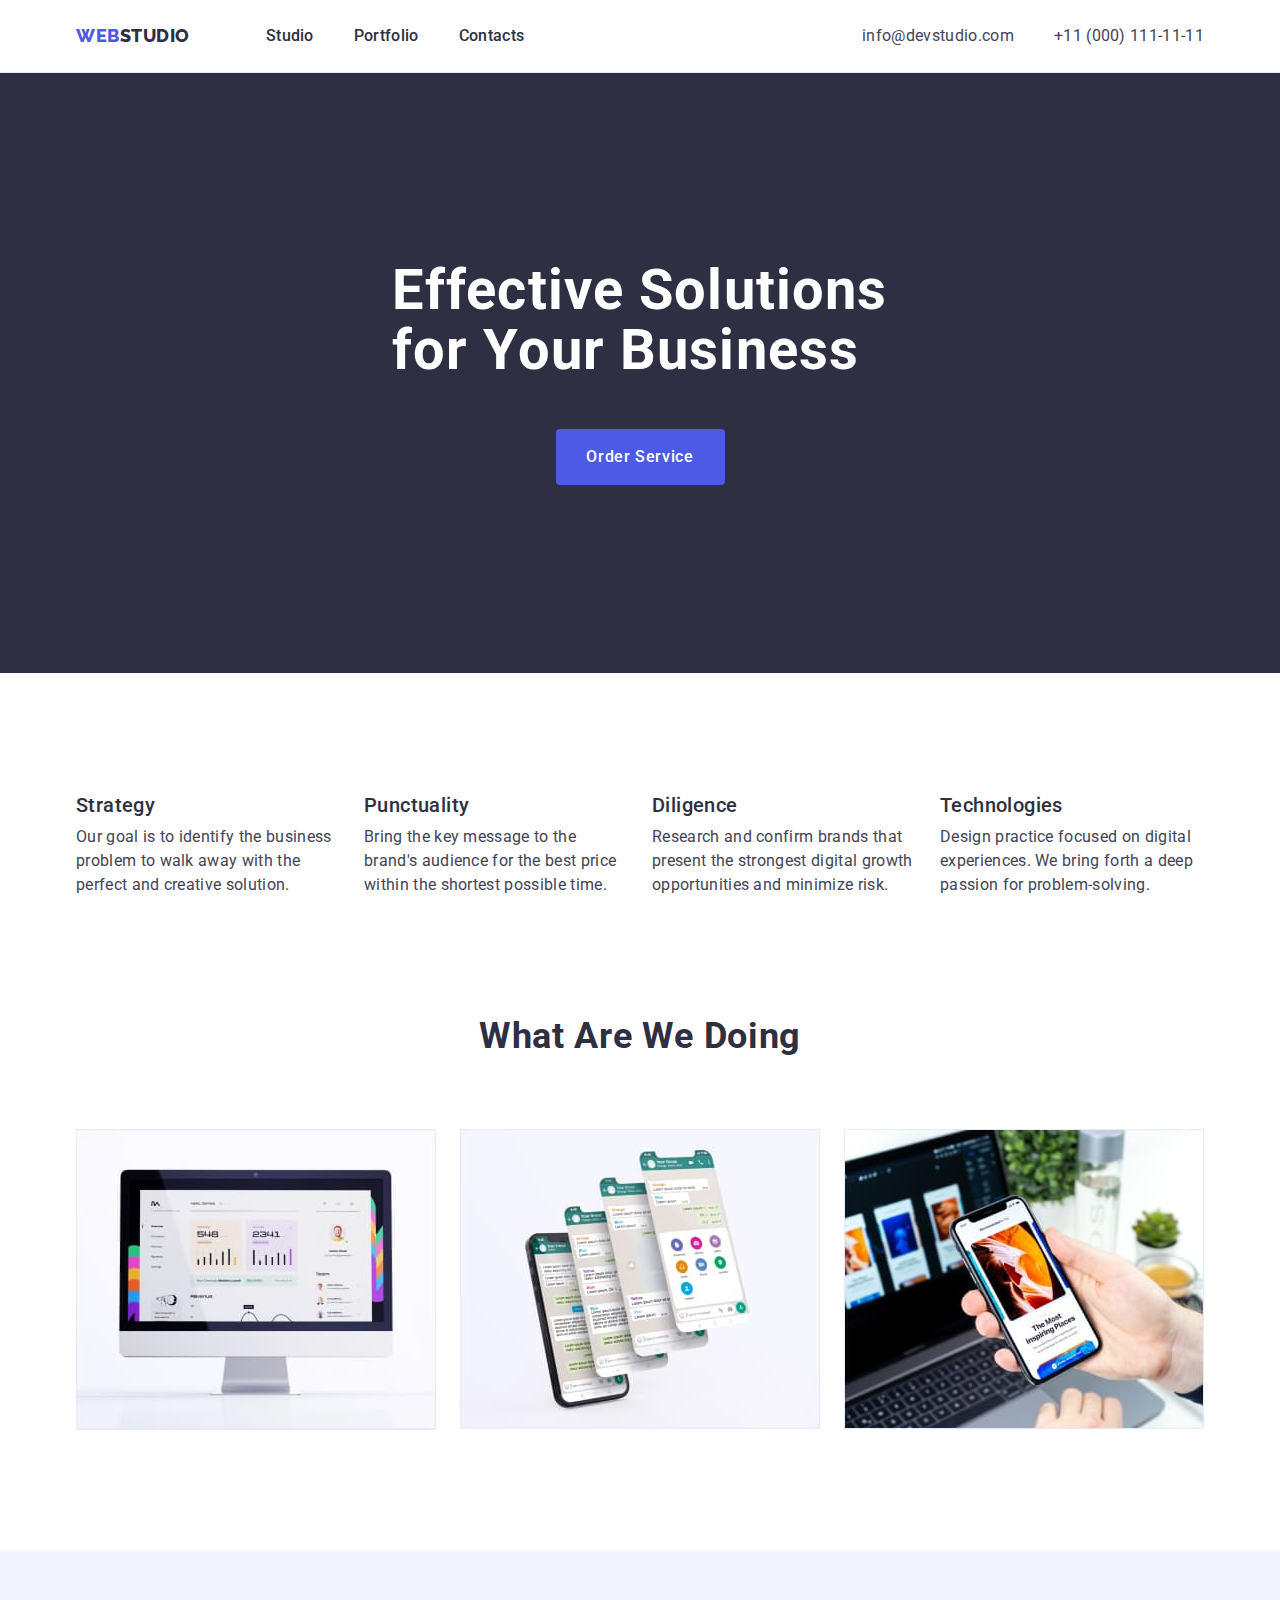
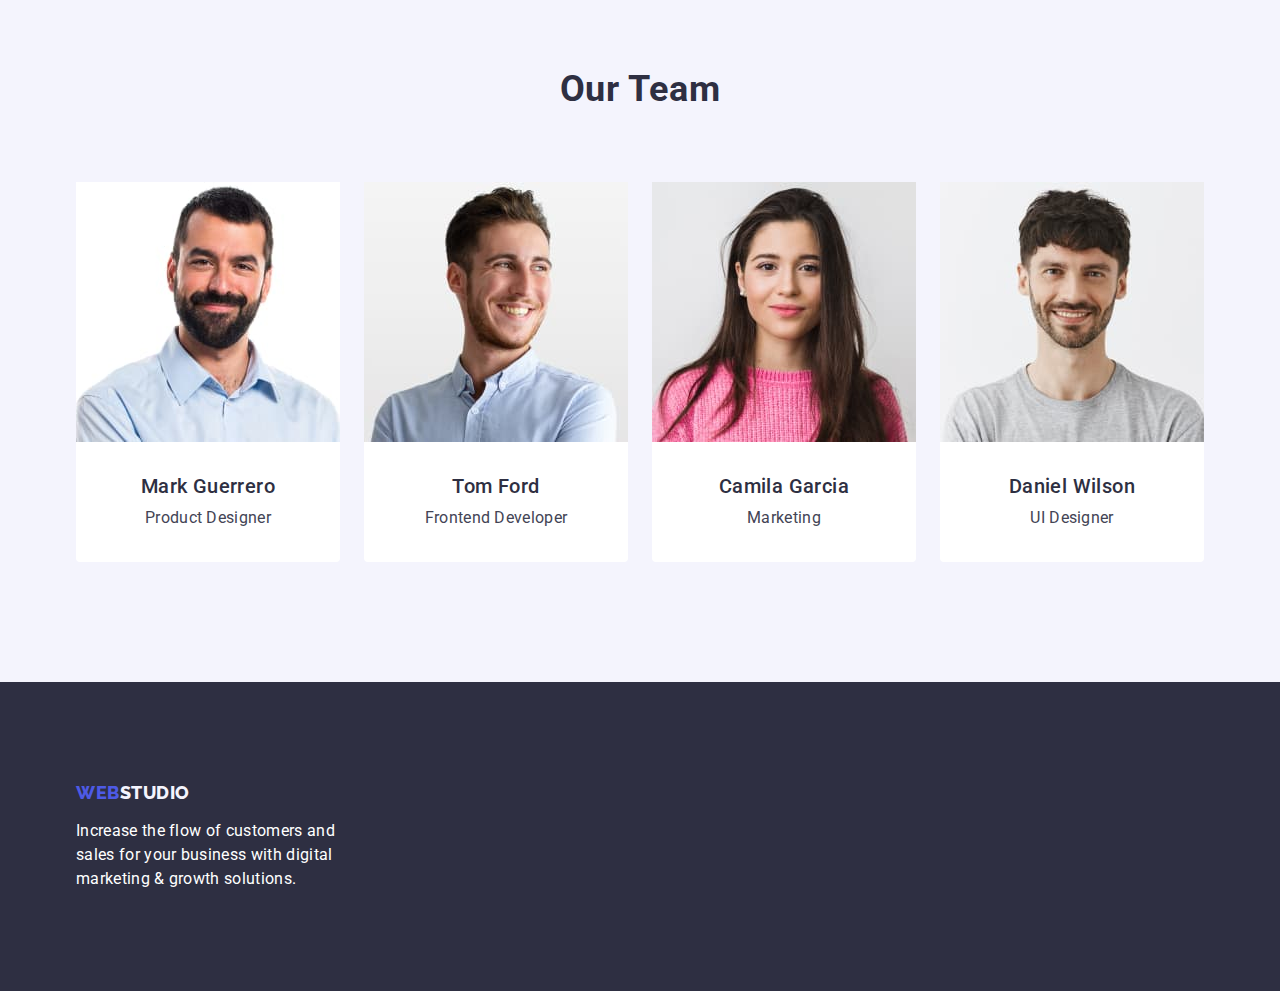
<file: index.html>
<!DOCTYPE html>
<html lang="en">

<head>
  <meta charset="UTF-8" />
  <meta http-equiv="X-UA-Compatible" content="IE=edge" />
  <meta name="viewport" content="width=device-width, initial-scale=1.0" />
  <title>Studio</title>
  <link rel="stylesheet"
    href="https://cdnjs.cloudflare.com/ajax/libs/modern-normalize/1.0.0/modern-normalize.min.css" />
  <link rel="preconnect" href="https://fonts.googleapis.com" />
  <link rel="preconnect" href="https://fonts.gstatic.com" crossorigin />
  <link href="https://fonts.googleapis.com/css2?family=Raleway:wght@800&family=Roboto:wght@400;500;700;900&display=swap"
    rel="stylesheet" />
  <link rel="stylesheet" href="./css/styles.css" />
</head>

<body>
  <header class="header">
    <div class="container header-container">
      <nav class="header-nav">
        <a href="./index.html" class="logo link">web<span class="logo logo-text">Studio</span></a>
        <ul class="header-menu">
          <li class="item"><a class="header-link" href="./index.html">Studio</a></li>
          <li class="item">
            <a class="header-link" href="./portfolio.html">Portfolio</a>
          </li>
          <li class="item"><a class="header-link" href="">Contacts</a></li>
        </ul>
      </nav>
      <address class="header-address">
        <ul class="header-menu-adress">
          <li>
            <a class="header-contact-link" href="mailto:info@devstudio.com">info@devstudio.com</a>
          </li>
          <li>
            <a class="header-contact-link" href="tel:+110001111111">+11 (000) 111-11-11</a>
          </li>

        </ul>
      </address>
    </div>
  </header>
  <main>
    <section class="hero main-brg-text">
      <div class="container">
        <h1 class="hero-title">Effective Solutions for Your Business</h1>
        <button class="hero-button" type="button">Order Service</button>
      </div>
    </section>
    <section class="about">
      <div class="container">
        <h2 class="about-main-title visually-hidden">Our goals and objectives</h2>
        <ul class="about-container">
          <li class="item">
            <h3 class="about-title secondary-subtitle">Strategy</h3>
            <p class="about-text lead">
              Our goal is to identify the business problem to walk away with the
              perfect and creative solution.
            </p>
          </li>
          <li class="item">
            <h3 class="about-title secondary-subtitle">Punctuality</h3>
            <p class="about-text lead">
              Bring the key message to the brand's audience for the best price
              within the shortest possible time.
            </p>
          </li>
          <li class="item">
            <h3 class="about-title secondary-subtitle">Diligence</h3>
            <p class="about-text lead">
              Research and confirm brands that present the strongest digital
              growth opportunities and minimize risk.
            </p>
          </li>
          <li class="item">
            <h3 class="about-title secondary-subtitle">Technologies</h3>
            <p class="about-text lead">
              Design practice focused on digital experiences. We bring forth a
              deep passion for problem-solving.
            </p>
          </li>
        </ul>
      </div>
    </section>
    <section class="performance">
      <div class="container">
        <h2 class="performance-title primary-subtitle">What are we doing</h2>
        <ul class="perfomance-list">
          <li>
            <img src="./images/what-are-we-doing/what-are-we-doing-img_1.jpg"
              alt="the monitor shows the work of the site" width="360" height="300" />
          </li>
          <li>
            <img src="./images/what-are-we-doing/what-are-we-doing-img_2.jpg" alt="change interfacec to phone displays"
              width="360" height="300" />
          </li>
          <li>
            <img src="./images/what-are-we-doing/what-are-we-doing-img_3.jpg" alt="use the mobile version of the site"
              width="360" height="300" />
          </li>
        </ul>
      </div>
    </section>
    <section class="team">
      <div class="container">
        <h2 class="team-title primary-subtitle">Our Team</h2>
        <ul class="team-list">
          <li class="team-item">
            <img src="./images/our-team/mark-guerrero.jpg" alt="Mark Guerrero is our product designer" width="264"
              height="260" />
            <div class="team-container">
              <h3 class="team-employee-title headline">Mark Guerrero</h3>
              <p class="team-text lead">Product Designer</p>
            </div>
          </li>
          <li class="team-item">
            <img src="./images/our-team/tom-ford.jpg" alt="Tom Ford is our Frontend Developer" width="264"
              height="260" />
            <div class="team-container">
              <h3 class="team-employee-title headline">Tom Ford</h3>
              <p class="team-text lead">Frontend Developer</p>
            </div>
          </li>
          <li class="team-item">
            <img src="./images/our-team/camila-garcia.jpg" alt="Camila Garcia is our marketolog" width="264"
              height="260" />
            <div class="team-container">
              <h3 class="team-employee-title headline">Camila Garcia</h3>
              <p class="team-text lead">Marketing</p>
            </div>
          </li class="team-item">
          <li class="team-item">
            <img src="./images/our-team/daniel-wilson.jpg" alt="Daniel Wilson is our UI Designer" width="264"
              height="260" />
            <div class="team-container">
              <h3 class="team-employee-title headline">Daniel Wilson</h3>
              <p class="team-text lead">UI Designer</p>
            </div>
          </li>
        </ul>
      </div>
    </section>
  </main>
  <footer class="footer main-brg-text">
    <div class="container">
      <div class="container-footer">
        <a href="./index.html" class="logo">web<span class="logo logo-text-footer">Studio</span></a>
        <p class="footer-text">
          Increase the flow of customers and sales for your business with digital
          marketing & growth solutions.
        </p>
      </div>
    </div>
  </footer>
</body>

</html>
</file>
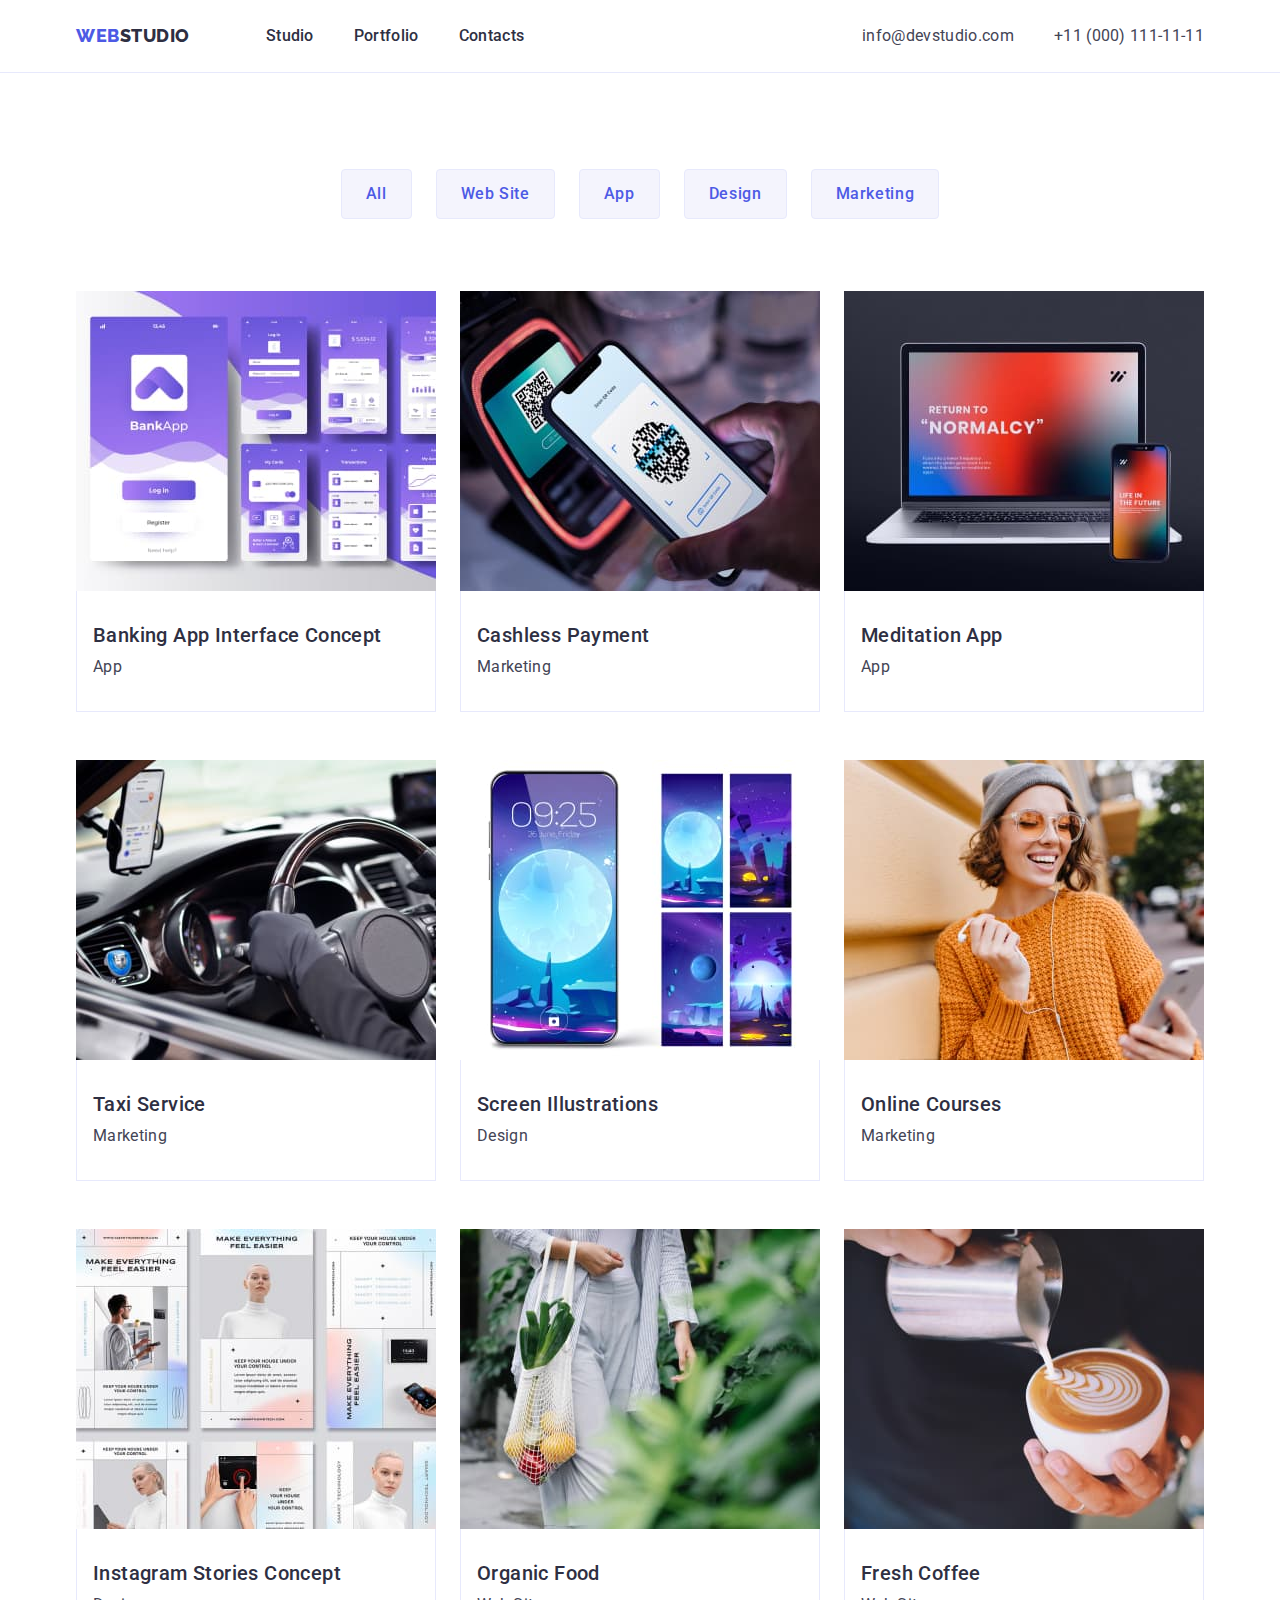
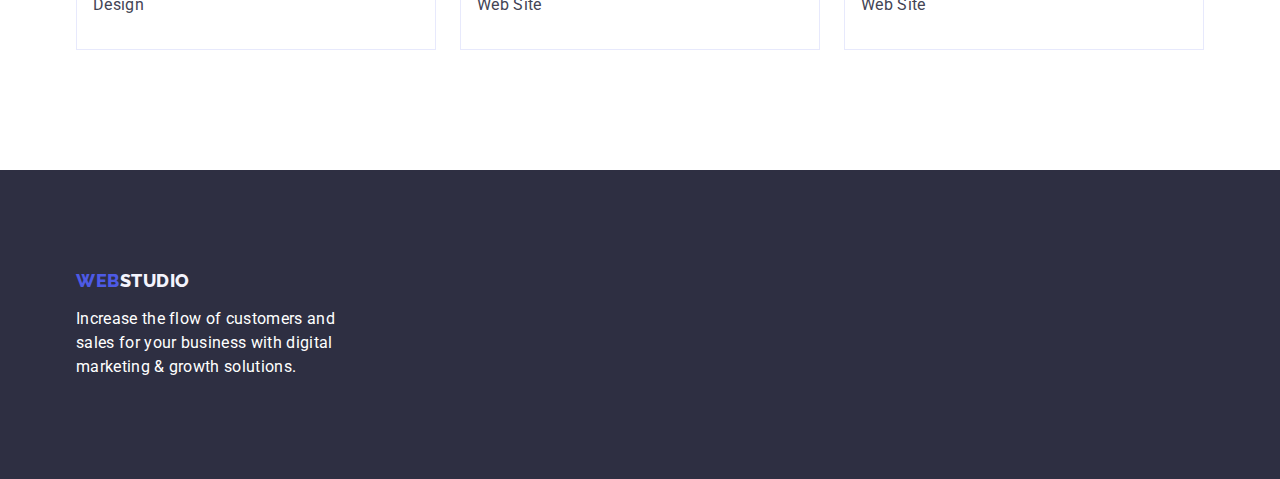
<file: portfolio.html>
<!DOCTYPE html>
<html lang="en">

<head>
  <meta charset="UTF-8" />
  <meta http-equiv="X-UA-Compatible" content="IE=edge" />
  <meta name="viewport" content="width=device-width, initial-scale=1.0" />
  <title>Portfolio</title>
  <link rel="stylesheet"
    href="https://cdnjs.cloudflare.com/ajax/libs/modern-normalize/1.0.0/modern-normalize.min.css" />
  <link rel="preconnect" href="https://fonts.googleapis.com" />
  <link rel="preconnect" href="https://fonts.gstatic.com" crossorigin />
  <link href="https://fonts.googleapis.com/css2?family=Raleway:wght@800&family=Roboto:wght@400;500;700;900&display=swap"
    rel="stylesheet" />
  <link rel="stylesheet" href="./css/styles.css" />
</head>

<body>
  <header class="header">
    <div class="container header-container">
      <nav class="header-nav">
        <a href="./index.html" class="logo link">web<span class="logo logo-text">Studio</span></a>
        <ul class="header-menu">
          <li class="item"><a class="header-link" href="./index.html">Studio</a></li>
          <li class="item">
            <a class="header-link" href="/portfolio.html">Portfolio</a>
          </li>
          <li class="item"><a class="header-link" href="">Contacts</a></li>
        </ul>
      </nav>
      <address class="header-address">
        <ul class="header-menu-adress">
          <li>
            <a class="header-contact-link" href="mailto:info@devstudio.com">info@devstudio.com</a>
          </li>
          <li>
            <a class="header-contact-link" href="tel:+110001111111">+11 (000) 111-11-11</a>
          </li>
        </ul>
      </address>
    </div>
  </header>
  <main>
    <section class="projects">
      <div class="container">
        <h1 class="projects-tittle visually-hidden">Our project</h1>
        <ul class="project-list-buttons">
          <li><button type="button" class="projects-button">All</button></li>
          <li>
            <button type="button" class="projects-button">Web Site</button>
          </li>
          <li><button type="button" class="projects-button">App</button></li>
          <li><button type="button" class="projects-button">Design</button></li>
          <li>
            <button type="button" class="projects-button">Marketing</button>
          </li>
        </ul>

        <ul class="project-list-jobs">
          <li>
            <a href="" target="_blank" rel="noopener noreferrer nofollow"><img src="./images/our-works/our-works-1.jpg"
                alt="application" width="360" height="300" />
              <div class="container-description">
                <h2 class="projects-subtitle headline">
                  Banking App Interface Concept
                </h2>
                <p class="projects-text lead">App</p>
              </div>
            </a>
          </li>
          <li>
            <a href="" target="_blank" rel="noopener noreferrer nofollow"><img src="./images/our-works/our-works-2.jpg"
                alt="marketing photo" width="360" height="300" />
              <div class="container-description">
                <h2 class="projects-subtitle headline">Cashless Payment</h2>
                <p class="projects-text lead">Marketing</p>
              </div>
            </a>
          </li>
          <li>
            <a href="" target="_blank" rel="noopener noreferrer nofollow"><img src="./images/our-works/our-works-3.jpg"
                alt="application" width="360" height="300" />
              <div class="container-description">
                <h2 class="projects-subtitle headline">Meditation App</h2>
                <p class="projects-text lead">App</p>
              </div>
            </a>
          </li>
          <li>
            <a href="" target="_blank" rel="noopener noreferrer nofollow"><img src="./images/our-works/our-works-4.jpg"
                alt="marketing photo" width="360" height="300" />
              <div class="container-description">
                <h2 class="projects-subtitle headline">Taxi Service</h2>
                <p class="projects-text lead">Marketing</p>
              </div>
            </a>
          </li>
          <li>
            <a href="" target="_blank" rel="noopener noreferrer nofollow"><img src="./images/our-works/our-works-5.jpg"
                alt="design photo" width="360" height="300" />
              <div class="container-description">
                <h2 class="projects-subtitle headline">Screen Illustrations</h2>
                <p class="projects-text lead">Design</p>
              </div>
            </a>
          </li>
          <li>
            <a href="" target="_blank" rel="noopener noreferrer nofollow"><img src="./images/our-works/our-works-6.jpg"
                alt="marketing photo" width="360" height="300" />
              <div class="container-description">
                <h2 class="projects-subtitle headline">Online Courses</h2>
                <p class="projects-text lead">Marketing</p>
              </div>
            </a>
          </li>
          <li>
            <a href="" target="_blank" rel="noopener noreferrer nofollow"><img src="./images/our-works/our-works-7.jpg"
                alt="design photo" width="360" height="300" />
              <div class="container-description">
                <h2 class="projects-subtitle headline">
                  Instagram Stories Concept
                </h2>
                <p class="projects-text lead">Design</p>
              </div>
            </a>
          </li>
          <li>
            <a href="" target="_blank" rel="noopener noreferrer nofollow"><img src="./images/our-works/our-works-8.jpg"
                alt="web site photo" width="360" height="300" />
              <div class="container-description">
                <h2 class="projects-subtitle headline">Organic Food</h2>
                <p class="projects-text lead">Web Site</p>
              </div>
            </a>
          </li>
          <li>
            <a href="" target="_blank" rel="noopener noreferrer nofollow"><img src="./images/our-works/our-works-9.jpg"
                alt="web site photo" width="360" height="300" />
              <div class="container-description">
                <h2 class="projects-subtitle headline">Fresh Coffee</h2>
                <p class="projects-text lead">Web Site</p>
              </div>
            </a>
          </li>
        </ul>
    </section>
    </div>
  </main>
  <footer class="footer main-brg-text">
    <div class="container">
      <div class="container-footer">
        <a href="./index.html" class="logo">web<span class="logo logo-text-footer">Studio</span></a>
        <p class="footer-text">
          Increase the flow of customers and sales for your business with digital
          marketing & growth solutions.
        </p>
      </div>
    </div>
  </footer>
</body>

</html>
</file>
<file: css/styles.css>
:root {
  /** page colors */
  --bkg-primary-color: #ffffff;
  --bkg-secondary-color: #2e2f42;
  /** text colors */
  --text-primary-color: #434455;
  --text-secondary-color: #2e2f42;
  --text-accent-color: #404bbf;
  --main-gaps: 24px;
  --extra-gaps: 40px;
}

/**-----------RESET-------------*/

h1,
h2,
h3,
h4,
h5,
h6,
p {
  margin: 0;
}

ul {
  padding-left: 0;
  margin: 0;
  list-style-type: none;
}

button {
  cursor: pointer;
}

a {
  text-decoration: none;
}

address {
  font-style: normal;
}

img {
  display: block;
  max-width: 100%;
  height: auto;
}

/**-----------COMPONENTS-------------*/

body {
  font-family: 'Roboto', sans-serif;
  font-size: 16px;
  color: var(--text-primary-color);
  background-color: var(--bkg-primary-color);
}

.container {
  width: 1158px;
  padding-left: 15px;
  padding-right: 15px;
  margin: 0 auto;
  /* outline: 2px solid red; */
}

.logo {
  color: #4d5ae5;
  font-family: 'Raleway', sans-serif;
  font-weight: 800;
  font-size: 18px;
  line-height: 1.17;
  letter-spacing: 0.03em;
  text-transform: uppercase;
}

/* it describes the text of our logotip */
.logo-text {
  color: var(--text-secondary-color);
}
.main-brg-text {
  background: var(--bkg-secondary-color);
  color: #ffffff;
}

/* it describes headings H3  */
.secondary-subtitle {
  color: var(--text-secondary-color);
  font-weight: 500;
  font-size: 20px;
  line-height: 1.2;
  letter-spacing: 0.02em;
}

/* it describes headings H2 */
.primary-subtitle {
  color: var(--text-secondary-color);
  font-size: 36px;
  line-height: 1.11;
  text-align: center;
  letter-spacing: 0.02em;
  text-transform: capitalize;
}

.headline {
  color: var(--text-secondary-color);
  font-weight: 500;
  font-size: 20px;
  line-height: 1.2;
  letter-spacing: 0.02em;
}

/* is describes paragraph design */
.lead {
  color: var(--text-primary-color);
  font-size: 16px;
  line-height: 1.5;
  letter-spacing: 0.02em;
}

.visually-hidden {
  position: absolute;
  width: 1px;
  height: 1px;
  margin: -1px;
  border: 0;
  padding: 0;
  white-space: nowrap;
  clip-path: inset(100%);
  clip: rect(0 0 0 0);
  overflow: hidden;
}

/**-----------HEADER-------------*/
.header {
  padding-top: 24px;
  padding-bottom: 24px;
  border-bottom: 1px solid #e7e9fc;
}

.header-container {
  display: flex;
}

.header-nav {
  display: flex;
  margin-right: auto;
  align-items: center;
}

.header-menu {
  display: flex;
  margin-left: 76px;
}

.header-menu .item + .item {
  margin-left: var(--extra-gaps);
}

.header-link {
  font-weight: 500;
  line-height: 1.5;
  letter-spacing: 0.02em;
  color: var(--text-secondary-color);
}

.header-link:is(:hover, :focus) {
  color: var(--text-accent-color);
}
/* .header-adress { } */
.header-menu-adress {
  display: flex;
  gap: var(--extra-gaps);
}

.header-contact-link {
  line-height: 1.5;
  letter-spacing: 0.02em;
  color: var(--text-primary-color);
}

.header-contact-link:is(:hover, :focus) {
  color: var(--text-accent-color);
}

/** -----------HERO-------------*/
.hero {
  padding-top: 188px;
  padding-bottom: 188px;
}

.hero-title {
  width: 496px;
  margin: 0 auto;
  margin-bottom: 48px;

  font-size: 56px;
  line-height: 1.07;
  letter-spacing: 0.02em;
}
.hero-button {
  display: block;
  min-width: 169px;
  height: 56px;
  margin: 0 auto;
  border-radius: 4px;
  border: 1px solid transparent;

  font-family: 'Roboto', sans-serif;
  font-weight: 500;
  font-size: 16px;
  line-height: 1.5;
  letter-spacing: 0.04em;
  color: inherit;
  background: #4d5ae5;
}

.hero-button:is(:hover, :focus) {
  background-color: #404bbf;
}

/** -----------ABOUT-------------*/
.about {
  padding-top: 120px;
  padding-bottom: 120px;
}
/* .about-main-title */

.about-container {
  display: flex;
  flex-wrap: wrap;
  gap: var(--main-gaps);
}

.about-container .item {
  flex-basis: calc((100% - 72px) / 4);
}

.about-title {
  margin-bottom: 8px;
}
/* .about-text {} */
/**-----------PERFOMACE-------------*/
.performance {
  padding-bottom: 120px;
}

.performance-title {
  margin-bottom: 72px;
}
.perfomance-list {
  display: flex;
  flex-wrap: wrap;
  gap: var(--main-gaps);
}

/**-----------TEAM-------------*/
.team {
  background: #f4f4fd;
  padding-top: 120px;
  padding-bottom: 120px;
}
/*.team-title {} */
.team-list {
  display: flex;
  margin-top: 72px;
  flex-wrap: wrap;
  gap: var(--main-gaps);
}

.team-item {
  /* width: calc((100 - 72px) / 4); */
  background: var(--bkg-primary-color);
  border-radius: 0px 0px 4px 4px;
}

.team-container {
  padding: 32px 16px;
}

.team-employee-title {
  text-align: center;
  margin-bottom: 8px;
}
.team-text {
  text-align: center;
}
/**-----------FOOTER-------------*/
.footer {
  padding-top: 100px;
  padding-bottom: 100px;
}
.container-footer {
  width: 264px;
}

.logo-text-footer {
  color: #f4f4fd;
}

.footer-text {
  margin-top: 16px;
  font-size: 16px;
  line-height: 1.5;
  letter-spacing: 0.02em;
}
/**-----------PORTFOLIO-------------*/
.projects {
  /* background-color: coral; */
  padding-top: 96px;
  padding-bottom: 120px;
}

.project-list-buttons {
  display: flex;
  gap: var(--main-gaps);
  justify-content: center;
}

.project-list-buttons > li {
}

.projects-button {
  padding: 12px 24px;
  border: 1px solid #e7e9fc;
  border-radius: 4px;

  /* font-family: 'Roboto', sans-serif; */
  font-weight: 500;
  font-size: 16px;
  line-height: 1.5;
  letter-spacing: 0.04em;
  color: #4d5ae5;
  background-color: #f4f4fd;
}

.projects-button:is(:hover, :focus, ) {
  color: #ffffff;
  background: #404bbf;
  border-color: transparent;
}

.project-list-jobs {
  margin-top: 72px;
  display: flex;
  flex-wrap: wrap;
  column-gap: var(--main-gaps);
  row-gap: 48px;
}

.container-description {
  padding-top: 32px;
  padding-bottom: 32px;
  padding-left: 16px;
  border: 1px solid #e7e9fc;
  border-top: none;
}

.projects-subtitle {
  margin-bottom: 8px;
}

/* .projects-tittle {} */
</file>
